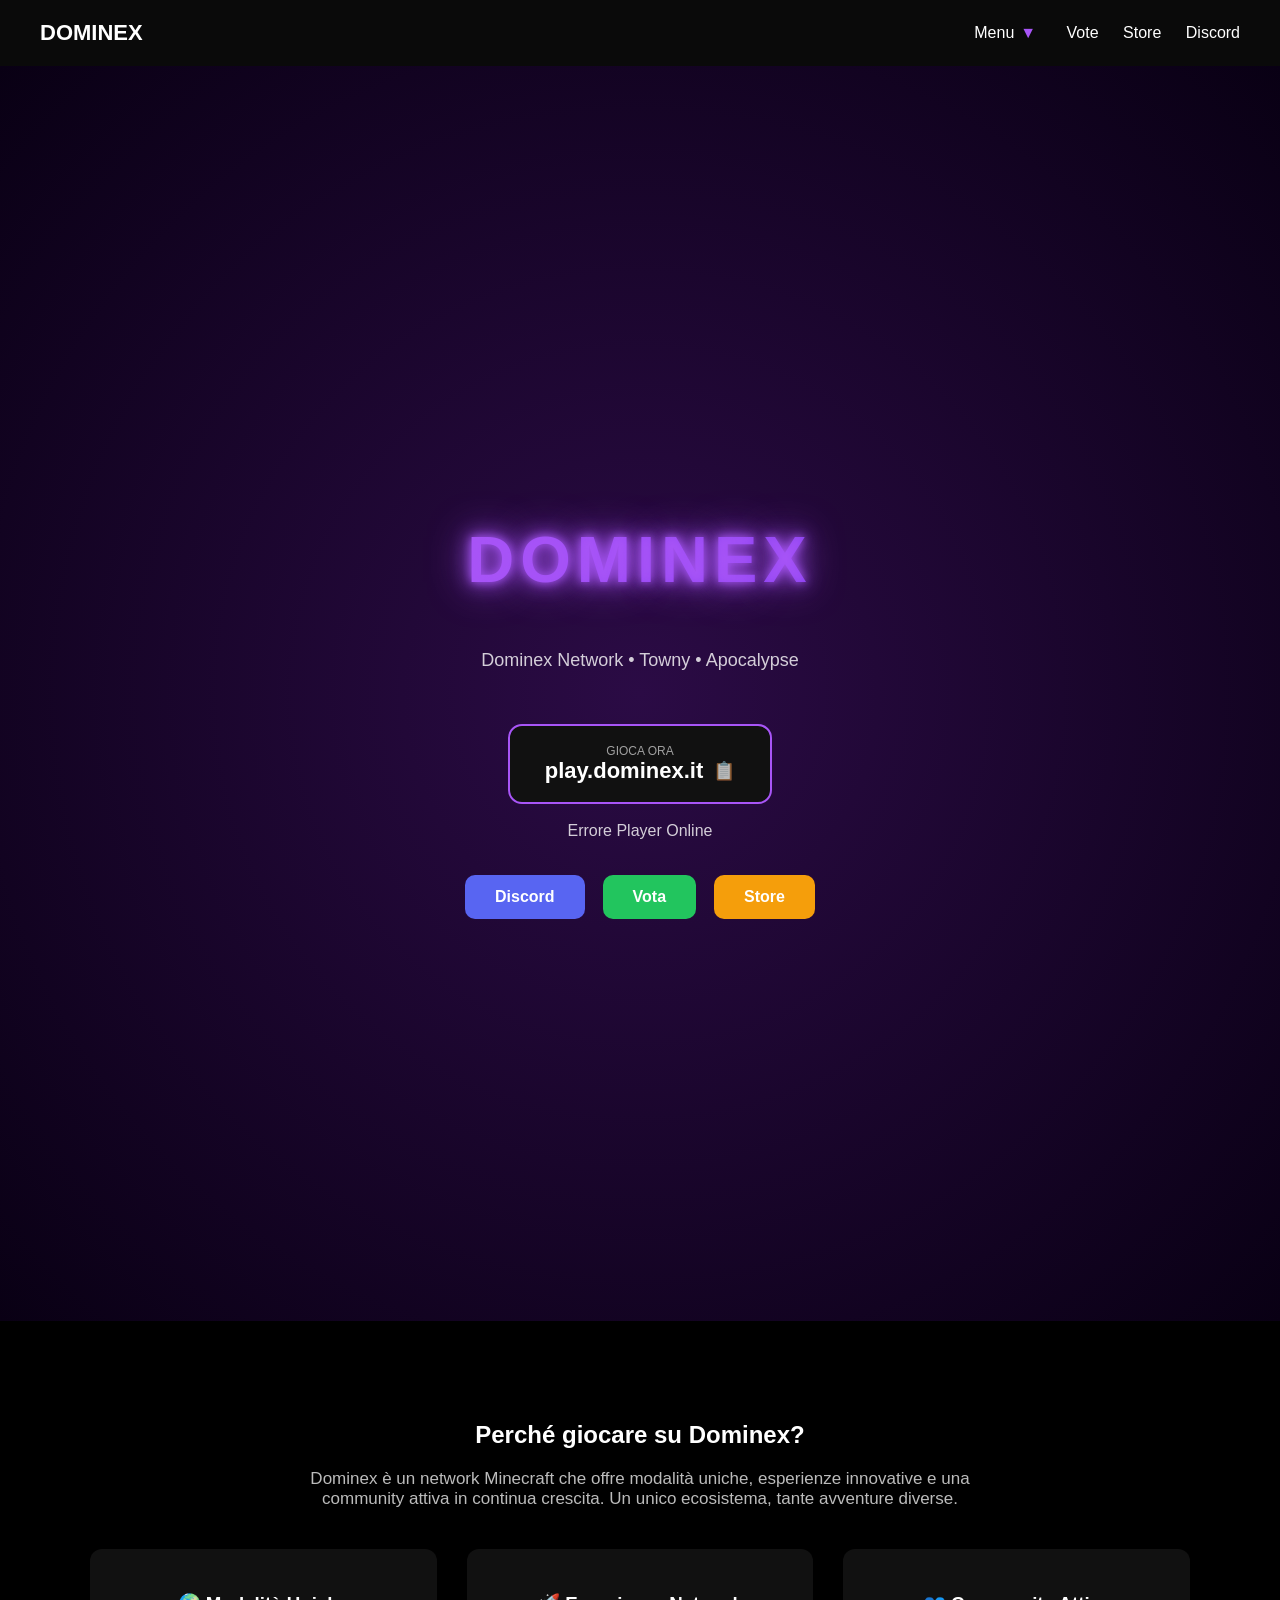
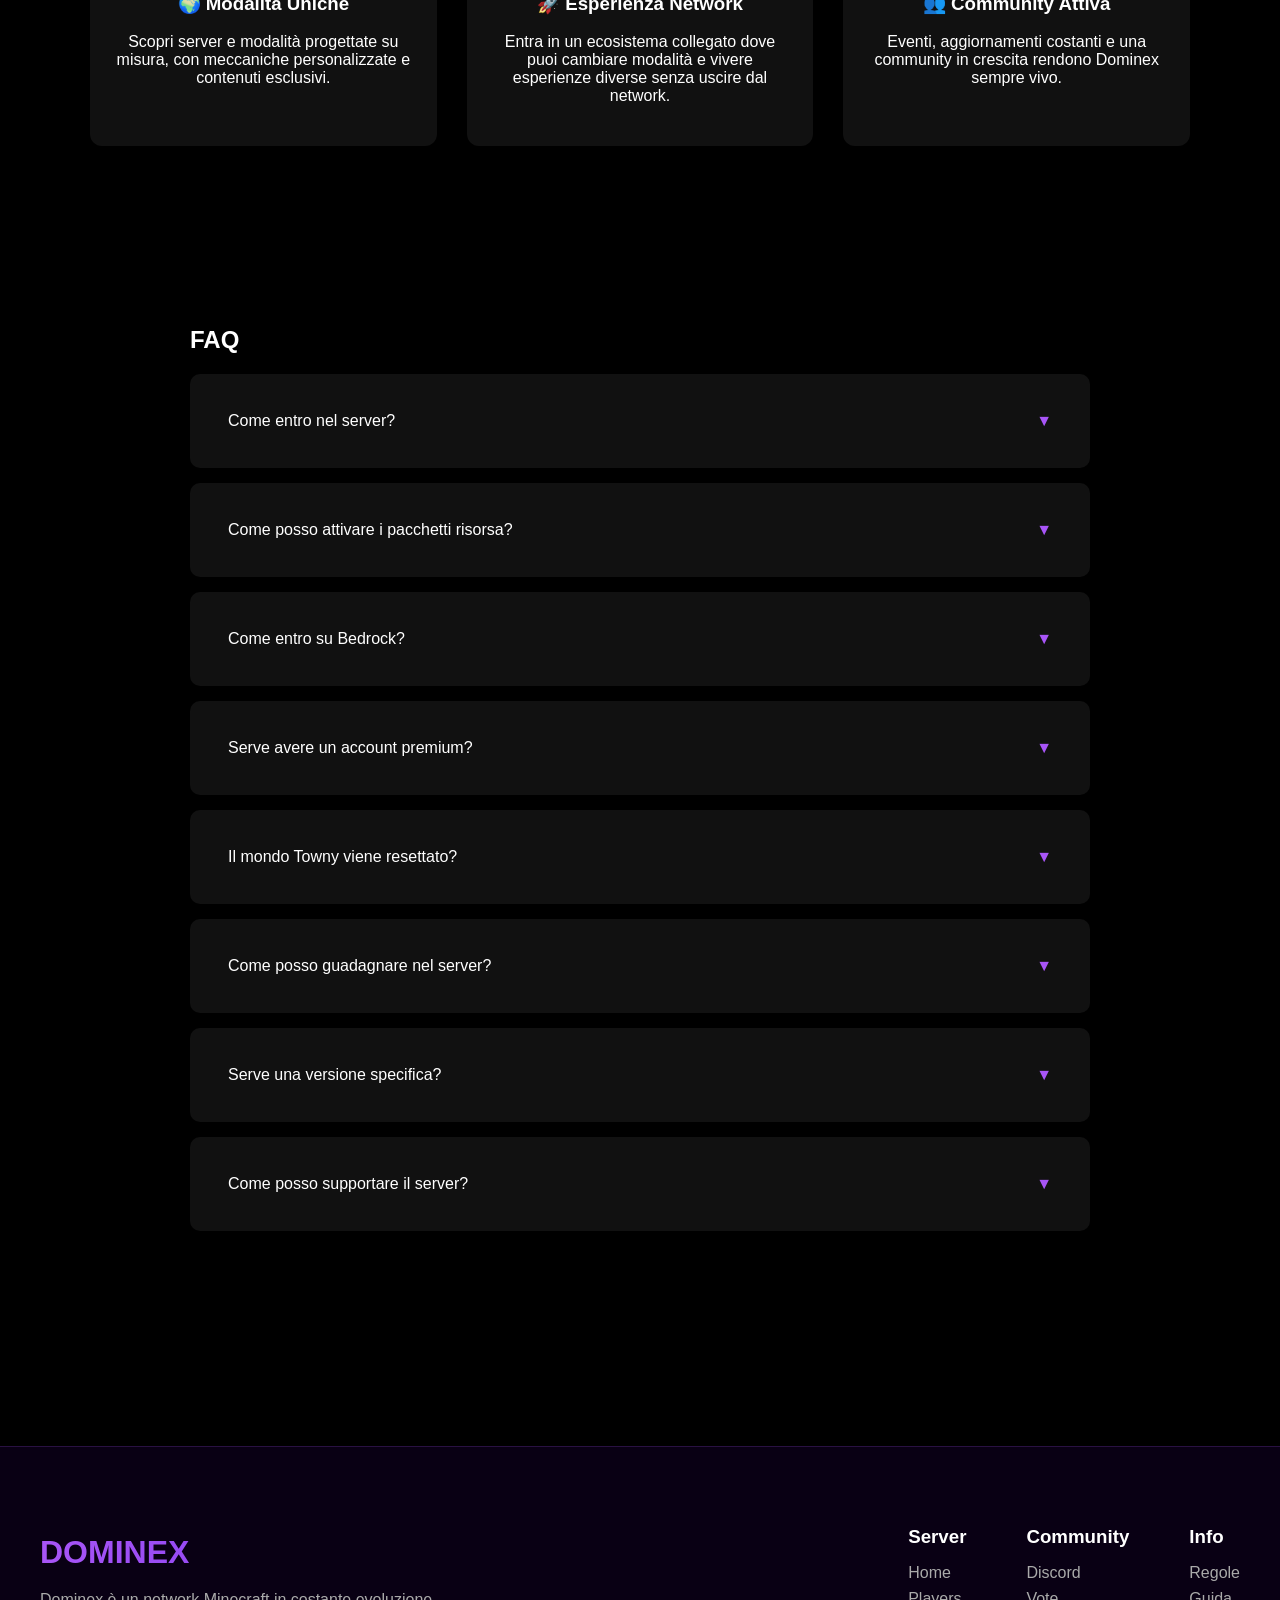
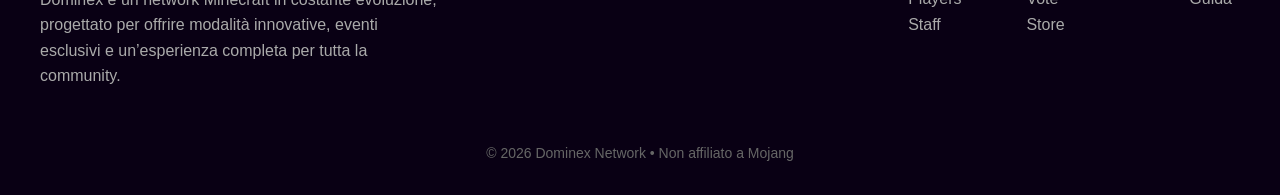
<file: index.html>
<!DOCTYPE html>

<html lang="it">

<head>
<meta charset="UTF-8">
<title>Dominex Network</title>
<link rel="stylesheet" href="style.css">
</head>

<body>

<nav class="navbar">

<a href="index.html" class="logo">DOMINEX</a>

<div class="links">

<!-- MENU -->
<div class="dropdown">
<button class="dropbtn">
Menu <span class="arrow">▼</span>
</button>

<div class="dropdown-content">
<a href="index.html">Home</a>
<a href="staff.html">Staff</a>
<a href="players.html">Players</a>
<a href="rules.html">Regole</a>
<a href="guide.html">Guida</a>
</div>
</div>

<!-- LINK DIRETTI -->
<a href="https://voto.dominex.it">Vote</a>
<a href="https://store.dominex.it">Store</a>
<a href="https://discord.dominex.it">Discord</a>

</div>

</nav>

<section class="hero">

<div class="hero-bg"></div>

<div class="hero-content">

<h1 class="hero-title">DOMINEX</h1>

<p class="hero-subtitle">
Dominex Network • Towny • Apocalypse
</p>

<div class="hero-ip" onclick="copyIP()">

<span class="ip-label">GIOCA ORA</span>

<div class="ip-container">

<span class="ip-address">play.dominex.it</span> <span class="copy-icon">📋</span>

</div>

</div>

<div class="hero-players">
<span id="playercount">...</span> Player Online
</div>

<div class="hero-buttons">

<a href="https://discord.dominex.it" class="btn discord">
Discord
</a>

<a href="https://voto.dominex.it" class="btn vote">
Vota
</a>

<a href="https://store.dominex.it" class="btn store">
Store
</a>

</div>

</div>

</section>


<section class="features">

<h2>Perché giocare su Dominex?</h2>

<p class="features-desc">
Dominex è un network Minecraft che offre modalità uniche,
esperienze innovative e una community attiva in continua crescita.
Un unico ecosistema, tante avventure diverse.
</p>

<div class="features-grid">

<div class="feature">
<h3>🌍 Modalità Uniche</h3>
<p>
Scopri server e modalità progettate su misura,
con meccaniche personalizzate e contenuti esclusivi.
</p>
</div>

<div class="feature">
<h3>🚀 Esperienza Network</h3>
<p>
Entra in un ecosistema collegato dove puoi
cambiare modalità e vivere esperienze diverse
senza uscire dal network.
</p>
</div>

<div class="feature">
<h3>👥 Community Attiva</h3>
<p>
Eventi, aggiornamenti costanti e una community
in crescita rendono Dominex sempre vivo.
</p>
</div>

</div>

</div>

</section>

<section class="faq">

<h2>FAQ</h2>

<div class="faq-item">
<button class="faq-question">
<span>Come entro nel server?</span>
<span class="arrow">▼</span>
</button>
<div class="faq-answer">
<p>Usa l'IP <b>play.dominex.it</b> su Minecraft Java Edition.</p>
</div>
</div>

<div class="faq-item">
<button class="faq-question">
<span>Come posso attivare i pacchetti risorsa?</span>
<span class="arrow">▼</span>
</button>
<div class="faq-answer">
<p>Per attivare i pacchetti risorsa bisogna: Cliccare il server, Cliccare "Modifica Server", Pacchetti Risorsa: Attivi.</p>
</div>
</div>

<div class="faq-item">
<button class="faq-question">
<span>Come entro su Bedrock?</span>
<span class="arrow">▼</span>
</button>
<div class="faq-answer">
<p>
Puoi entrare anche da Minecraft Bedrock usando:
<br><br>
<b>IP:</b> play.dominex.it<br>
<b>Porta:</b> 5184
</p>
</div>
</div>

<div class="faq-item">
<button class="faq-question">
<span>Serve avere un account premium?</span>
<span class="arrow">▼</span>
</button>
<div class="faq-answer">
<p>No, il server supporta sia giocatori premium che non premium.</p>
</div>
</div>

<div class="faq-item">
<button class="faq-question">
<span>Il mondo Towny viene resettato?</span>
<span class="arrow">▼</span>
</button>
<div class="faq-answer">
<p>Il mondo Towny viene resettato ogni fine Season.</p>
</div>
</div>

<div class="faq-item">
<button class="faq-question">
<span>Come posso guadagnare nel server?</span>
<span class="arrow">▼</span>
</button>
<div class="faq-answer">
<p>
Puoi guadagnare tramite lavori, commercio con altri player,
vendita di risorse e sviluppo della tua città.
</p>
</div>
</div>

<div class="faq-item">
<button class="faq-question">
<span>Serve una versione specifica?</span>
<span class="arrow">▼</span>
</button>
<div class="faq-answer">
<p>Il server supporta la versione 1.21.11 di Minecraft.</p>
</div>
</div>

<div class="faq-item">
<button class="faq-question">
<span>Come posso supportare il server?</span>
<span class="arrow">▼</span>
</button>
<div class="faq-answer">
<p>Puoi votare il server o acquistare contenuti nello store.</p>
</div>
</div>

</section>

<script src="script.js"></script>


<footer class="footer">

<div class="footer-container">

<div class="footer-left">
<h2>DOMINEX</h2>
<p>Dominex è un network Minecraft in costante evoluzione, progettato per offrire modalità innovative, eventi esclusivi e un’esperienza completa per tutta la community.</p>
</div>

<div class="footer-links">

<div class="footer-column">
<h3>Server</h3>
<a href="index.html">Home</a>
<a href="players.html">Players</a>
<a href="staff.html">Staff</a>
</div>

<div class="footer-column">
<h3>Community</h3>
<a href="https://discord.dominex.it">Discord</a>
<a href="https://voto.dominex.it">Vote</a>
<a href="https://store.dominex.it">Store</a>
</div>

<div class="footer-column">
<h3>Info</h3>
<a href="rules.html">Regole</a>
<a href="guide.html">Guida</a>
</div>

</div>

</div>

<div class="footer-bottom">
<p>© 2026 Dominex Network • Non affiliato a Mojang</p>
</div>

</footer>
</body>
</html>
</file>
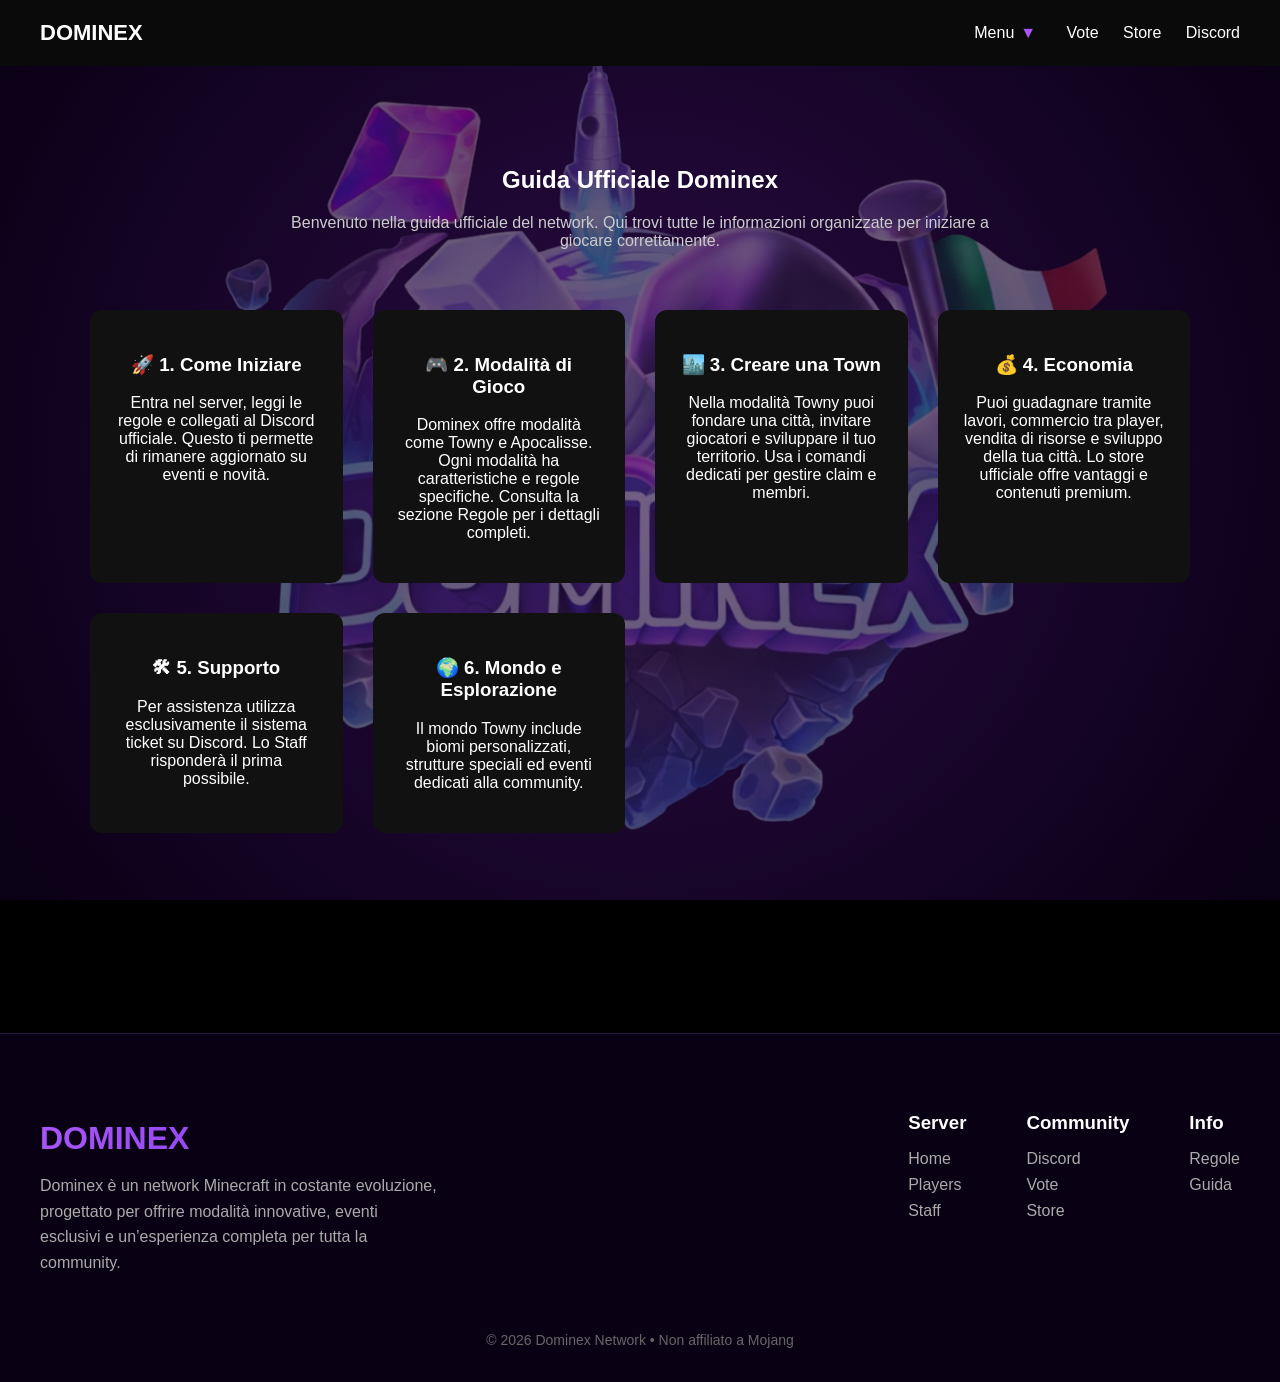
<file: guide.html>
<!DOCTYPE html>
<html lang="it">

<head>
<meta charset="UTF-8">
<title>Guida • Dominex</title>
<link rel="stylesheet" href="style.css">
</head>

<body>

<!-- NAVBAR -->
<nav class="navbar">

<a href="index.html" class="logo">DOMINEX</a>

<div class="links">

<div class="dropdown">
<button class="dropbtn">
Menu <span class="arrow">▼</span>
</button>

<div class="dropdown-content">
<a href="index.html">Home</a>
<a href="staff.html">Staff</a>
<a href="players.html">Players</a>
<a href="rules.html">Regole</a>
<a href="guide.html">Guida</a>
</div>
</div>

<a href="https://voto.dominex.it">Vote</a>
<a href="https://store.dominex.it">Store</a>
<a href="https://discord.dominex.it">Discord</a>

</div>

</nav>


<!-- CONTENUTO GUIDA -->
<section class="staff">

<h1>Guida Ufficiale Dominex</h1>

<p class="staff-desc">
Benvenuto nella guida ufficiale del network.  
Qui trovi tutte le informazioni organizzate per iniziare a giocare correttamente.
</p>

<div class="features-grid">

<div class="feature">
<h3>🚀 1. Come Iniziare</h3>
<p>
Entra nel server, leggi le regole e collegati al Discord ufficiale.
Questo ti permette di rimanere aggiornato su eventi e novità.
</p>
</div>

<div class="feature">
<h3>🎮 2. Modalità di Gioco</h3>
<p>
Dominex offre modalità come Towny e Apocalisse.
Ogni modalità ha caratteristiche e regole specifiche.
Consulta la sezione Regole per i dettagli completi.
</p>
</div>

<div class="feature">
<h3>🏙️ 3. Creare una Town</h3>
<p>
Nella modalità Towny puoi fondare una città,
invitare giocatori e sviluppare il tuo territorio.
Usa i comandi dedicati per gestire claim e membri.
</p>
</div>

<div class="feature">
<h3>💰 4. Economia</h3>
<p>
Puoi guadagnare tramite lavori, commercio tra player,
vendita di risorse e sviluppo della tua città.
Lo store ufficiale offre vantaggi e contenuti premium.
</p>
</div>

<div class="feature">
<h3>🛠 5. Supporto</h3>
<p>
Per assistenza utilizza esclusivamente il sistema ticket su Discord.
Lo Staff risponderà il prima possibile.
</p>
</div>

<div class="feature">
<h3>🌍 6. Mondo e Esplorazione</h3>
<p>
Il mondo Towny include biomi personalizzati,
strutture speciali ed eventi dedicati alla community.
</p>
</div>

</div>

</section>


<script src="script.js"></script>

<!-- FOOTER -->
<footer class="footer">

<div class="footer-container">

<div class="footer-left">
<h2>DOMINEX</h2>
<p>
Dominex è un network Minecraft in costante evoluzione, progettato per offrire modalità innovative, eventi esclusivi e un’esperienza completa per tutta la community.
</p>
</div>

<div class="footer-links">

<div class="footer-column">
<h3>Server</h3>
<a href="index.html">Home</a>
<a href="players.html">Players</a>
<a href="staff.html">Staff</a>
</div>

<div class="footer-column">
<h3>Community</h3>
<a href="https://discord.dominex.it">Discord</a>
<a href="https://voto.dominex.it">Vote</a>
<a href="https://store.dominex.it">Store</a>
</div>

<div class="footer-column">
<h3>Info</h3>
<a href="rules.html">Regole</a>
<a href="guide.html">Guida</a>
</div>

</div>

</div>

<div class="footer-bottom">
<p>© 2026 Dominex Network • Non affiliato a Mojang</p>
</div>

</footer>

</body>
</html>
</file>
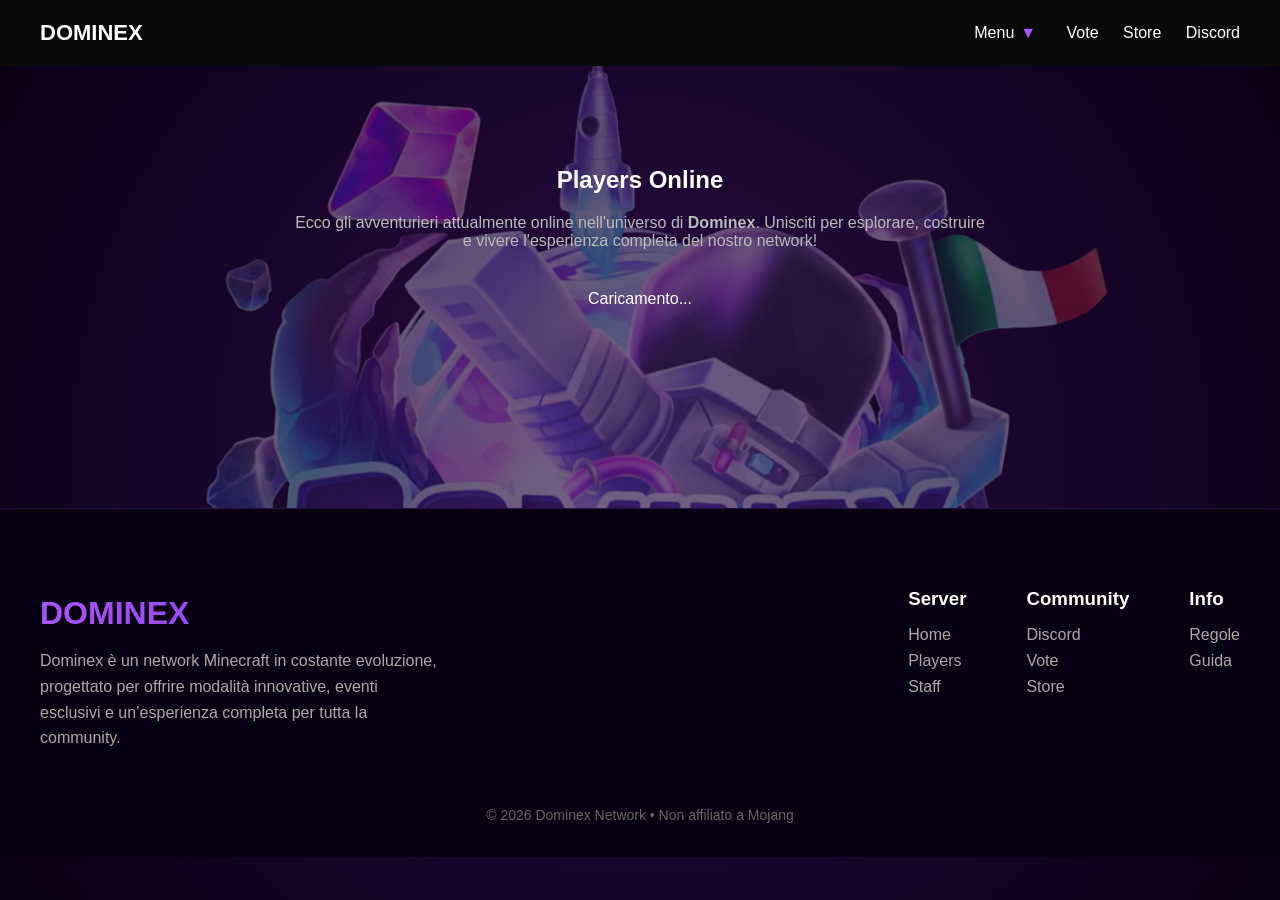
<file: players.html>
<!DOCTYPE html>

<html lang="it">

<head>
<meta charset="UTF-8">
<title>Players • Dominex</title>
<link rel="stylesheet" href="style.css">
</head>

<body>

<nav class="navbar">

<a href="index.html" class="logo">DOMINEX</a>

<div class="links">
<div class="dropdown">

<button class="dropbtn">
Menu <span class="arrow">▼</span>
</button>

<div class="dropdown-content">
<a href="index.html">Home</a>
<a href="staff.html">Staff</a>
<a href="players.html">Players</a>
<a href="rules.html">Regole</a>
<a href="guide.html">Guida</a>
</div>
</div>

<a href="https://voto.dominex.it">Vote</a> <a href="https://store.dominex.it">Store</a> <a href="https://discord.dominex.it">Discord</a>

</div>

</nav>

<section class="players">

<h1>Players Online</h1>

<p class="players-desc">
Ecco gli avventurieri attualmente online nell'universo di <strong>Dominex</strong>.
Unisciti per esplorare, costruire e vivere l'esperienza completa del nostro network!
</p>

<div id="playerlist" class="players-grid">
Caricamento...
</div>

</section>


<script src="script.js"></script>

<footer class="footer">

<div class="footer-container">

<div class="footer-left">
<h2>DOMINEX</h2>
<p>Dominex è un network Minecraft in costante evoluzione, progettato per offrire modalità innovative, eventi esclusivi e un’esperienza completa per tutta la community.</p>
</div>

<div class="footer-links">

<div class="footer-column">
<h3>Server</h3>
<a href="index.html">Home</a>
<a href="players.html">Players</a>
<a href="staff.html">Staff</a>
</div>

<div class="footer-column">
<h3>Community</h3>
<a href="https://discord.dominex.it">Discord</a>
<a href="https://voto.dominex.it">Vote</a>
<a href="https://store.dominex.it">Store</a>
</div>

<div class="footer-column">
<h3>Info</h3>
<a href="rules.html">Regole</a>
<a href="guide.html">Guida</a>
</div>

</div>

</div>

<div class="footer-bottom">
<p>© 2026 Dominex Network • Non affiliato a Mojang</p>
</div>

</footer>

</body>
</html>
</file>
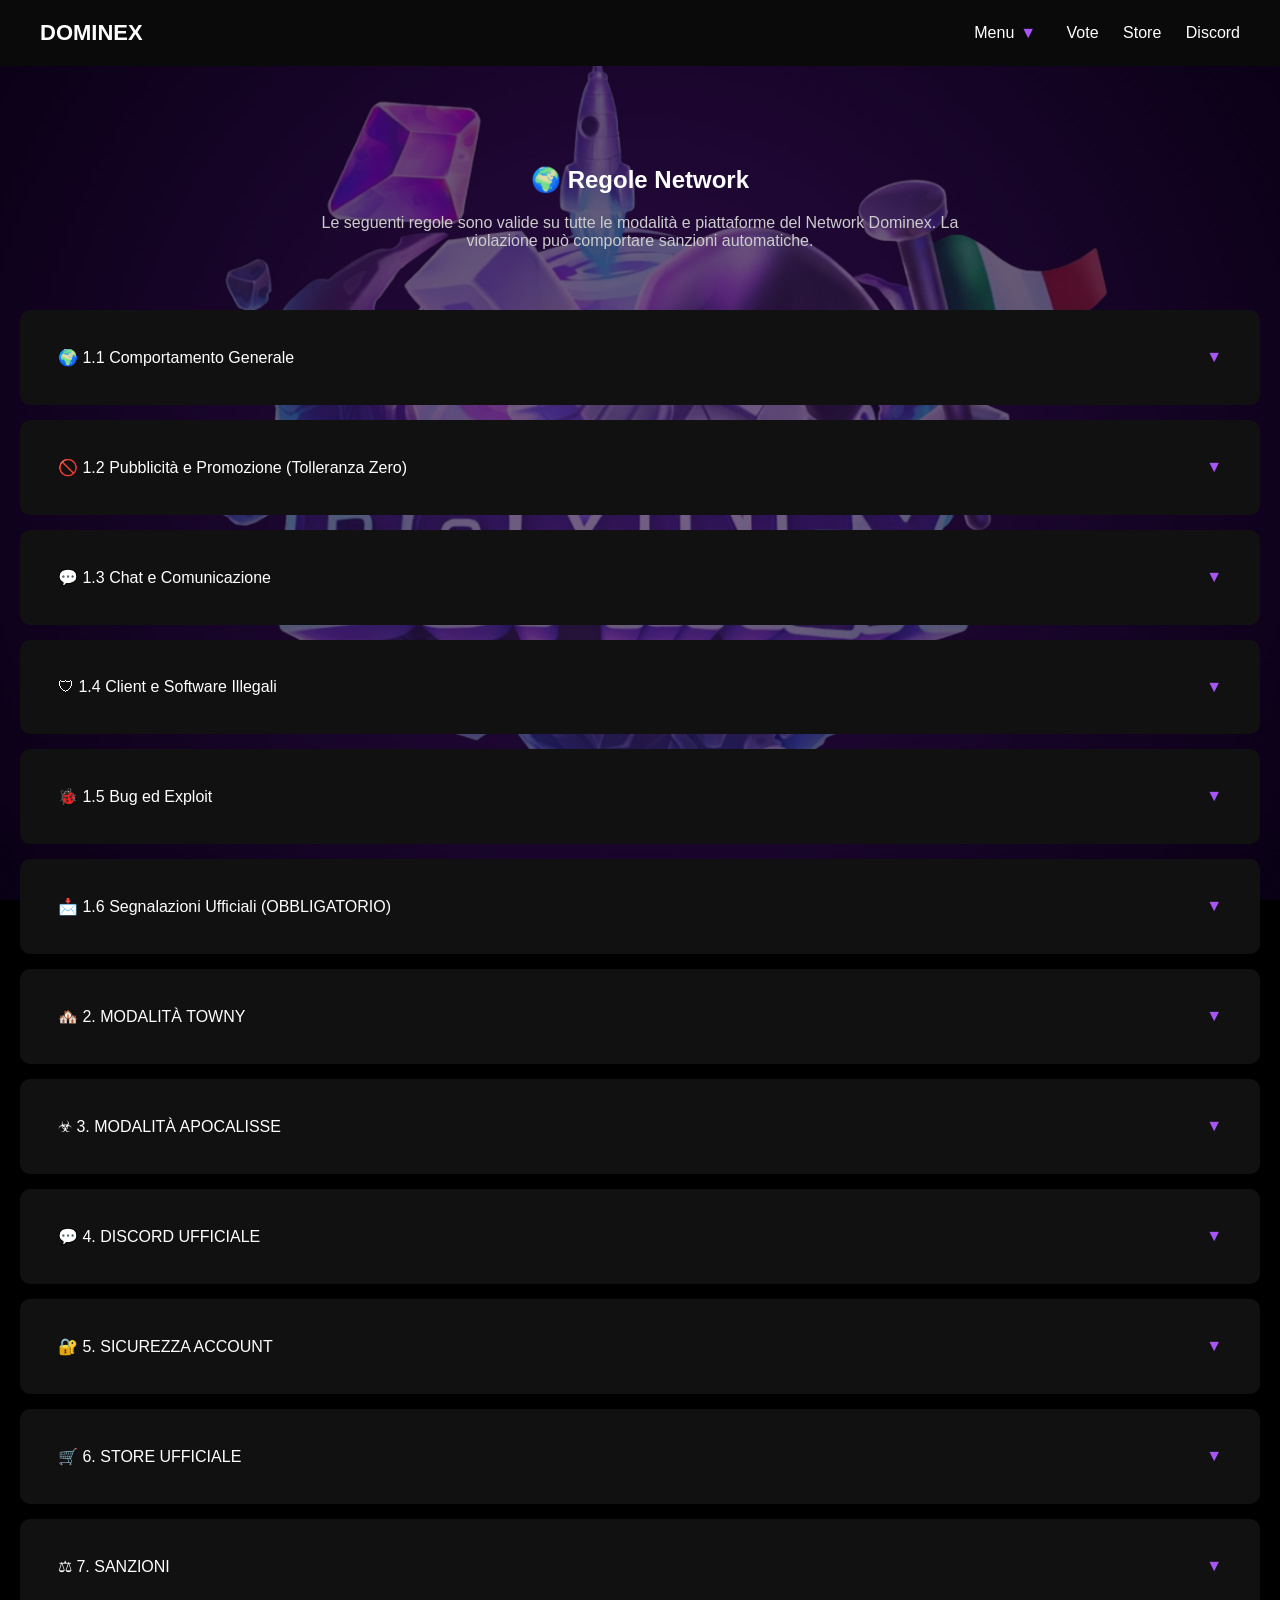
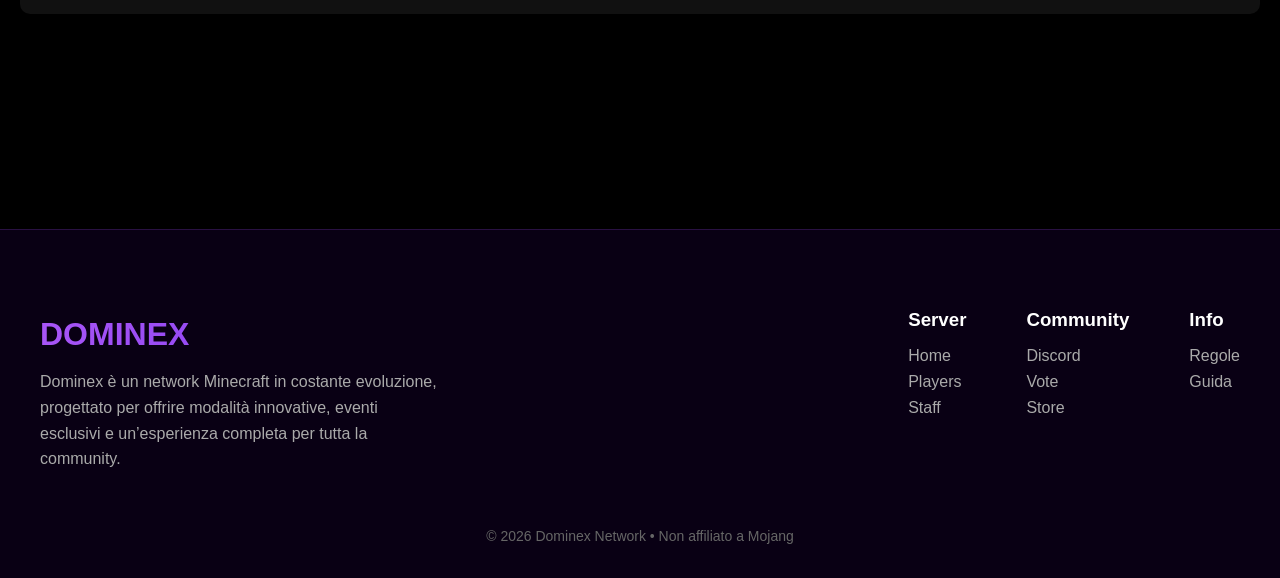
<file: rules.html>
<!DOCTYPE html>
<html lang="it">

<head>
<meta charset="UTF-8">
<title>Regole Network • Dominex</title>
<link rel="stylesheet" href="style.css">
</head>

<body>

<!-- NAVBAR -->
<nav class="navbar">

<a href="index.html" class="logo">DOMINEX</a>

<div class="links">

<div class="dropdown">
<button class="dropbtn">
Menu <span class="arrow">▼</span>
</button>

<div class="dropdown-content">
<a href="index.html">Home</a>
<a href="staff.html">Staff</a>
<a href="players.html">Players</a>
<a href="rules.html">Regole</a>
<a href="guide.html">Guida</a>
</div>
</div>

<a href="https://voto.dominex.it">Vote</a>
<a href="https://store.dominex.it">Store</a>
<a href="https://discord.dominex.it">Discord</a>

</div>

</nav>

<!-- CONTENUTO -->
<section class="staff">

<h1>🌍 Regole Network</h1>

<p class="staff-desc">
Le seguenti regole sono valide su tutte le modalità e piattaforme del Network Dominex.
La violazione può comportare sanzioni automatiche.
</p>

<!-- 1. REGOLE NETWORK -->

<!-- 1.1 -->
<div class="faq-item">
<button class="faq-question">
<span>🌍 1.1 Comportamento Generale</span>
<span class="arrow">▼</span>
</button>

<div class="faq-answer">
<ul>
<li>È obbligatorio mantenere rispetto verso tutti gli utenti e lo Staff.</li>
<li>Sono vietati insulti, minacce, molestie o provocazioni.</li>
<li>È vietata qualsiasi forma di discriminazione.</li>
<li>È vietato creare flame o conflitti intenzionali.</li>
<li>È vietato diffondere false informazioni sul Network.</li>
<li>È vietato assumere atteggiamenti tossici o destabilizzanti.</li>
<li>È vietato incitare utenti ad abbandonare il Network.</li>
</ul>
</div>
</div>


<!-- 1.2 -->
<div class="faq-item">
<button class="faq-question">
<span>🚫 1.2 Pubblicità e Promozione (Tolleranza Zero)</span>
<span class="arrow">▼</span>
</button>

<div class="faq-answer">
<ul>
<li>È severamente vietata qualsiasi forma di pubblicità di server o community esterne.</li>
<li>È vietato nominare o indirizzare utenti verso altri server.</li>
<li>Il divieto vale per chat, messaggi privati, Discord, libri, cartelli e qualsiasi piattaforma collegata.</li>
<li>È vietata pubblicità indiretta o velata.</li>
<li>È vietato inviare IP o link anche fuori piattaforma se il contatto nasce dal Network.</li>
<li><strong>La violazione comporta ban permanente immediato.</strong></li>
</ul>
</div>
</div>


<!-- 1.3 -->
<div class="faq-item">
<button class="faq-question">
<span>💬 1.3 Chat e Comunicazione</span>
<span class="arrow">▼</span>
</button>

<div class="faq-answer">
<ul>
<li>Vietato spam o flood.</li>
<li>Vietato uso eccessivo di CAPS.</li>
<li>Vietati contenuti NSFW o volgari.</li>
<li>Vietato discutere provvedimenti disciplinari pubblicamente.</li>
<li>Vietato provocare intenzionalmente la chat.</li>
</ul>
</div>
</div>


<!-- 1.4 -->
<div class="faq-item">
<button class="faq-question">
<span>🛡 1.4 Client e Software Illegali</span>
<span class="arrow">▼</span>
</button>

<div class="faq-answer">
<ul>
<li>Vietato utilizzo di hack client.</li>
<li>Vietato uso di AutoClicker o macro non consentite.</li>
<li>Vietato X-Ray o texture pack modificati.</li>
<li>Vietato qualsiasi software che fornisca vantaggi PvP o economici.</li>
<li>Consentite esclusivamente mod grafiche o di performance.</li>
<li>Il possesso di software non consentiti può comportare sanzioni.</li>
</ul>
</div>
</div>


<!-- 1.5 -->
<div class="faq-item">
<button class="faq-question">
<span>🐞 1.5 Bug ed Exploit</span>
<span class="arrow">▼</span>
</button>

<div class="faq-answer">
<ul>
<li>Vietato sfruttare bug o glitch.</li>
<li>Obbligo di segnalare eventuali bug allo Staff.</li>
<li>Vietata duplicazione oggetti.</li>
<li>Vietato abuso di meccaniche non intenzionali.</li>
<li>Exploit = reset inventario + possibile ban permanente.</li>
<li>L’occultamento di exploit aggrava la sanzione.</li>
</ul>
</div>
</div>


<!-- 1.6 -->
<div class="faq-item">
<button class="faq-question">
<span>📩 1.6 Segnalazioni Ufficiali (OBBLIGATORIO)</span>
<span class="arrow">▼</span>
</button>

<div class="faq-answer">
<ul>
<li>Le segnalazioni devono essere fatte esclusivamente tramite ticket ufficiale.</li>
<li>Segnalazioni fatte in chat o messaggi privati non verranno considerate.</li>
<li>Devono includere prove valide (screen o video).</li>
<li>Segnalazioni senza prove possono essere respinte.</li>
<li>È vietato discutere pubblicamente segnalazioni o sanzioni.</li>
</ul>
</div>
</div>


<!-- 2. MODALITÀ TOWNY -->
<div class="faq-item">
<button class="faq-question">
<span>🏘️ 2. MODALITÀ TOWNY</span>
<span class="arrow">▼</span>
</button>

<div class="faq-answer">

<h3>2.1 Town e Nation</h3>
<ul>
<li>I nomi di town e nation devono essere appropriati.</li>
<li>Vietato claim abusivo per bloccare altri utenti.</li>
<li>Vietato creare town multiple per vantaggi economici.</li>
<li>Le town inattive possono essere rimosse.</li>
<li>Vietato uso alt per gestione o mantenimento town.</li>
<li>Vietato creare town per aggirare limiti di sistema.</li>
</ul>

<h3>2.2 Guerra (War)</h3>
<ul>
<li>Vietato usare bug o glitch durante le guerre.</li>
<li>Vietato utilizzare alt account in guerra.</li>
<li>Vietato exploitare meccaniche di guerra.</li>
<li>Vietato abusare di meccaniche per evitare danni o perdite.</li>
<li>Vietato sabotare eventi ufficiali dello Staff.</li>
<li>Vietati accordi fraudolenti per manipolare guerre.</li>
<li>Lo Staff può annullare guerre in caso di scorrettezze.</li>
</ul>

<h3>2.3 Economia Towny</h3>
<ul>
<li>Vietata duplicazione oggetti.</li>
<li>Vietata manipolazione artificiale del mercato.</li>
<li>Vietate farm lag-machine.</li>
<li>Vietato uso alt per profitto multiplo.</li>
<li>Abusi economici comportano reset inventario e saldo.</li>
<li>Lo Staff può intervenire per riequilibrare situazioni anomale.</li>
</ul>

</div>
</div>


<!-- 3. MODALITÀ APOCALISSE -->
<div class="faq-item">
<button class="faq-question">
<span>☣ 3. MODALITÀ APOCALISSE</span>
<span class="arrow">▼</span>
</button>

<div class="faq-answer">

<p>
Modalità survival ambientata in una città devastata da un’apocalisse zombie.
</p>

<h3>3.1 Regole Generali</h3>
<ul>
<li>L’obiettivo è sopravvivere il più a lungo possibile.</li>
<li>Vietato sfruttare zone bug per evitare danni o zombie.</li>
<li>Vietato bloccare spawn dei mob tramite glitch.</li>
<li>Vietato costruire strutture che bloccano la modalità.</li>
<li>Vietato uso alt per accumulare risorse o vantaggi.</li>
<li>Vietato utilizzare exploit per immunità ai danni.</li>
<li>Lo Staff può rimuovere strutture abusive.</li>
<li>Abusi comportano esclusione dalla modalità o ban.</li>
</ul>

</div>
</div>

<!-- 4. DISCORD UFFICIALE -->

<div class="faq-item">
<button class="faq-question">
<span>💬 4. DISCORD UFFICIALE</span>
<span class="arrow">▼</span>
</button>

<div class="faq-answer">

<h3>4.1 Comportamento</h3>
<ul>
<li>Rispetto obbligatorio verso tutti.</li>
<li>Vietato flame o drama pubblico.</li>
<li>Vietato insultare lo Staff.</li>
<li>Vietato impersonare membri del Network.</li>
<li>Vietato diffondere informazioni false sul server.</li>
<li>Vietato registrare o condividere conversazioni senza consenso di tutti.</li>
</ul>

<h3>4.2 Pubblicità</h3>
<ul>
<li>Vietata qualsiasi pubblicità di server o community esterne.</li>
<li>Vietato inviare inviti Discord non autorizzati.</li>
<li>Vietata promozione tramite messaggi privati.</li>
<li>Vietata pubblicità tramite cartelli, libri o oggetti in-game.</li>
<li>Regola valida anche fuori Discord se il contatto nasce tramite Dominex.</li>
<li><strong>Violazione = ban permanente.</strong></li>
</ul>

<h3>4.3 Ticket e Supporto</h3>
<ul>
<li>Supporto e segnalazioni solo tramite ticket ufficiale.</li>
<li>Ticket troll o spam comportano sanzioni.</li>
<li>Vietato mentire allo Staff durante un ticket.</li>
<li>Vietato riaprire ticket chiusi senza motivo valido.</li>
<li>Le decisioni dello Staff sono definitive.</li>
</ul>

</div>
</div>



<!-- 5. SICUREZZA ACCOUNT -->

<div class="faq-item">
<button class="faq-question">
<span>🔐 5. SICUREZZA ACCOUNT</span>
<span class="arrow">▼</span>
</button>

<div class="faq-answer">

<h3>5.1 Account Personale</h3>
<ul>
<li>L’account è personale e non cedibile.</li>
<li>La condivisione è a proprio rischio.</li>
<li>Il Network non è responsabile per furti dovuti a negligenza.</li>
<li>Obbligo di proteggere le proprie credenziali.</li>
<li>Attività sospette possono comportare sospensione.</li>
</ul>

<h3>5.2 Alt Account (SEVERAMENTE VIETATI)</h3>
<ul>
<li>Vietato possedere più account per vantaggi.</li>
<li>Vietato usare alt per farming o spionaggio.</li>
<li>Vietato usare alt per evadere ban.</li>
<li>Vietato usare alt per moltiplicare ricompense.</li>
<li>Rilevamento alt = ban permanente di tutti gli account collegati.</li>
</ul>

<h3>5.3 Ban Evasion</h3>
<ul>
<li>Vietato rientrare con altro account dopo un ban.</li>
<li>Vietato usare account di terzi per aggirare sanzioni.</li>
<li>Le sanzioni possono essere estese all’IP.</li>
<li>I tentativi di elusione aggravano la pena.</li>
</ul>

</div>
</div>



<!-- 6. STORE UFFICIALE -->

<div class="faq-item">
<button class="faq-question">
<span>🛒 6. STORE UFFICIALE</span>
<span class="arrow">▼</span>
</button>

<div class="faq-answer">

<h3>6.1 Acquisti</h3>
<ul>
<li>Tutti gli acquisti sono definitivi.</li>
<li>Nessun rimborso dopo l’erogazione dei benefici.</li>
<li>I benefici non sono trasferibili.</li>
<li>I rank non garantiscono immunità dalle sanzioni.</li>
<li>I vantaggi possono essere modificati per bilanciamento.</li>
</ul>

<h3>6.2 Chargeback e Frodi</h3>
<ul>
<li>Il chargeback comporta ban permanente immediato.</li>
<li>Tentativi di frode comportano sospensione immediata.</li>
<li>I benefici possono essere rimossi in caso di pagamento contestato.</li>
<li>Il Network si riserva tutela legale.</li>
</ul>

</div>
</div>



<!-- 7. SANZIONI -->

<div class="faq-item">
<button class="faq-question">
<span>⚖ 7. SANZIONI</span>
<span class="arrow">▼</span>
</button>

<div class="faq-answer">

<h3>7.1 Tipologie</h3>
<ul>
<li>Warning</li>
<li>Mute</li>
<li>Reset inventario</li>
<li>Ban temporaneo</li>
<li>Ban permanente</li>
</ul>

<h3>7.2 Applicazione</h3>
<ul>
<li>La gravità dipende dall’infrazione.</li>
<li>Le sanzioni possono essere cumulative.</li>
<li>La recidiva comporta aggravamento.</li>
<li>Le decisioni dello Staff sono definitive.</li>
<li>Il Network può modificare il regolamento in qualsiasi momento.</li>
</ul>

</div>
</div>

</section>


<script src="script.js"></script>

<!-- FOOTER -->
<footer class="footer">

<div class="footer-container">

<div class="footer-left">
<h2>DOMINEX</h2>
<p>
Dominex è un network Minecraft in costante evoluzione, progettato per offrire modalità innovative, eventi esclusivi e un’esperienza completa per tutta la community.
</p>
</div>

<div class="footer-links">

<div class="footer-column">
<h3>Server</h3>
<a href="index.html">Home</a>
<a href="players.html">Players</a>
<a href="staff.html">Staff</a>
</div>

<div class="footer-column">
<h3>Community</h3>
<a href="https://discord.dominex.it">Discord</a>
<a href="https://voto.dominex.it">Vote</a>
<a href="https://store.dominex.it">Store</a>
</div>

<div class="footer-column">
<h3>Info</h3>
<a href="rules.html">Regole</a>
<a href="guide.html">Guida</a>
</div>

</div>

</div>

<div class="footer-bottom">
<p>© 2026 Dominex Network • Non affiliato a Mojang</p>
</div>

</footer>

</body>
</html>
</file>
<file: style.css>
body{
margin:0;
font-family:Arial;
color:white;
background:#000;
position:relative;
overflow-x:hidden;
}

/* BACKGROUND ANIMATO */

body::before{
content:"";
position:fixed;
top:0;
left:0;
width:100%;
height:100%;

background-image:url("background.jpg");
background-size:110%;
background-position:center;
background-repeat:no-repeat;

animation:panorama 30s ease-in-out infinite alternate;

z-index:-1;
opacity:0.35;
}

/* ANIMAZIONE */

@keyframes panorama{

0%{
background-position:center top;
}

50%{
background-position:center center;
}

100%{
background-position:center bottom;
}

}

/* NAVBAR */

.navbar{
display:flex;
justify-content:space-between;
align-items:center;
padding:20px 40px;
background:#0a0a0a;
}

.logo{
color:white;
text-decoration:none;
font-weight:bold;
font-size:22px;
}

.logo:hover{
color:#a855f7;
}

.links a{
margin-left:20px;
text-decoration:none;
color:white;
transition:0.2s;
}

.links a:hover{
color:#a855f7;
}

/* HERO */

.hero{
text-align:center;
padding:200px 20px;
}

/* TITOLO */

.hero h1{
font-size:65px;

text-shadow:
0 0 10px #a855f7,
0 0 20px #a855f7,
0 0 40px #a855f7;
}

.subtitle{
color:#ccc;
margin-top:10px;
}

/* BOTTONI */

.buttons{
margin-top:25px;
}

.buttons button{
margin:10px;
padding:12px 25px;
border:none;
border-radius:6px;
cursor:pointer;
font-size:14px;
transition:0.2s;
}

.buttons button:hover{
transform:scale(1.05);
}

.discord{background:#5865F2;color:white;}
.vote{background:#22c55e;color:white;}
.store{background:#f59e0b;color:white;}

/* STAFF */

.staff{
text-align:center;
padding:80px 20px;
}

.staff-desc{
max-width:700px;
margin:auto;
margin-bottom:60px;
color:#ccc;
}

.staff-pyramid{
display:flex;
flex-direction:column;
align-items:center;
gap:50px;
}

.staff-row{
display:flex;
justify-content:center;
gap:40px;
flex-wrap:wrap;
}

.staff-card{
background:#111;
padding:25px;
border-radius:12px;
max-width:260px;
transition:0.2s;
}

.staff-card:hover{
transform:translateY(-5px);
}

.staff-card img{
width:90px;
margin-bottom:10px;
}

.name{
color:#a855f7;
font-weight:bold;
}

/* FOUNDER */

.founder .staff-card{
transform:scale(1.08);
border:2px solid #a855f7;
box-shadow:0 0 20px #a855f7;
}

/* PLAYERS */

.players{
text-align:center;
padding:80px 20px;
}

#playerlist{
margin-top:30px;
}

#playerlist div{
margin:10px;
font-size:16px;
}
/* NEWS */

.news{
padding:80px 20px;
text-align:center;
}

.news-grid{
display:grid;
grid-template-columns:repeat(auto-fit,minmax(250px,1fr));
gap:30px;
max-width:1100px;
margin:auto;
}

.news-card{
background:#111;
padding:25px;
border-radius:12px;
transition:0.2s;
}

.news-card:hover{
transform:translateY(-5px);
}

/* FEATURES */

.features{
padding:80px 20px;
text-align:center;
}

.features-grid{
display:grid;
grid-template-columns:repeat(auto-fit,minmax(250px,1fr));
gap:30px;
max-width:1100px;
margin:auto;
}

.feature{
background:#111;
padding:25px;
border-radius:12px;
}

/* FAQ */

.faq{
padding:80px 20px;
max-width:900px;
margin:auto;
}

.faq-item{
background:#111;
padding:20px;
border-radius:10px;
margin-bottom:20px;
}
/* FAQ */

.faq{
padding:80px 20px;
max-width:900px;
margin:auto;
}

.faq-item{
background:#111;
border-radius:10px;
margin-bottom:15px;
overflow:hidden;
}

.faq-question{
width:100%;
background:#111;
color:white;
border:none;
padding:18px;
font-size:16px;
text-align:left;
cursor:pointer;
transition:0.2s;
}

.faq-question:hover{
background:#1a1a1a;
}

.faq-answer{
max-height:0;
overflow:hidden;
transition:max-height 0.35s ease;
padding:0 18px;
}

.faq-answer p{
margin:15px 0;
color:#ccc;
}
/* FAQ */

.faq{
padding:80px 20px;
max-width:900px;
margin:auto;
}

.faq-item{
background:#111;
border-radius:10px;
margin-bottom:15px;
overflow:hidden;
transition:0.2s;
}

.faq-item.active{
box-shadow:0 0 15px #a855f7;
border:1px solid #a855f7;
}

.faq-question{
width:100%;
background:none;
border:none;
color:white;
padding:18px;
font-size:16px;
cursor:pointer;

display:flex;
justify-content:space-between;
align-items:center;

transition:0.2s;
}

.faq-question:hover{
background:#1a1a1a;
}

.arrow{
transition:transform 0.3s;
color:#a855f7;
}

.faq-item.active .arrow{
transform:rotate(180deg);
}

.faq-answer{
max-height:0;
overflow:hidden;
transition:max-height 0.35s ease;
padding:0 18px;
}

.faq-answer p{
margin:15px 0;
color:#ccc;
}
.features-desc{
max-width:700px;
margin:auto;
margin-bottom:40px;
color:#bbb;
font-size:17px;
text-align:center;
}
.news-desc{
max-width:700px;
margin:auto;
margin-bottom:40px;
color:#bbb;
font-size:17px;
text-align:center;
}
.discord-news{
max-width:900px;
margin:auto;
margin-top:30px;
border-radius:10px;
overflow:hidden;
box-shadow:0 0 20px rgba(168,85,247,0.3);
}
.changelogs-news{
max-width:900px;
margin:auto;
margin-top:30px;
border-radius:10px;
overflow:hidden;
box-shadow:0 0 20px rgba(168,85,247,0.3);
}

.news-container{
display:grid;
grid-template-columns:repeat(auto-fit,minmax(400px,1fr));
gap:30px;
max-width:1100px;
margin:auto;
margin-top:40px;
}

.news-box{
background:#111;
padding:20px;
border-radius:10px;
box-shadow:0 0 15px rgba(168,85,247,0.3);
}

.news-box h3{
margin-bottom:15px;
}
.news-container{
display:grid;
grid-template-columns:1fr 1fr;
gap:40px;
max-width:1100px;
margin:auto;
}

.news-box{
background:#111;
padding:25px;
border-radius:12px;
}

.news-card{
background:#0f0f0f;
padding:20px;
margin-top:20px;
border-radius:10px;
border-left:4px solid #a855f7;
transition:0.3s;
}

.news-card:hover{
transform:translateY(-5px);
box-shadow:0 0 15px #a855f7;
}

.date{
display:block;
margin-top:10px;
font-size:13px;
opacity:0.6;
}
.hero{
position:relative;
display:flex;
align-items:center;
justify-content:center;
height:95vh;
text-align:center;
overflow:hidden;
}

.hero-bg{
position:absolute;
width:100%;
height:100%;
background:radial-gradient(circle at center,#2b0b45,#090014);
z-index:-1;
animation:heroGlow 8s infinite alternate;
}

@keyframes heroGlow{
0%{opacity:0.7}
100%{opacity:1}
}

.hero-title{
font-size:110px;
font-weight:900;
letter-spacing:6px;
background:linear-gradient(90deg,#a855f7,#7c3aed,#a855f7);
background-size:200%;
-webkit-background-clip:text;
color:transparent;
animation:titleGlow 6s linear infinite;
}

@keyframes titleGlow{
0%{background-position:0%}
100%{background-position:200%}
}

.hero-subtitle{
margin-top:10px;
font-size:18px;
opacity:0.8;
}

.hero-ip{
margin-top:35px;
background:#111;
border:2px solid #a855f7;
border-radius:14px;
padding:18px 35px;
cursor:pointer;
transition:0.3s;
display:inline-block;
}

.hero-ip:hover{
transform:scale(1.05);
box-shadow:0 0 25px #a855f7;
}

.ip-label{
font-size:12px;
opacity:0.6;
display:block;
}

.ip-container{
display:flex;
align-items:center;
gap:10px;
justify-content:center;
}

.ip-address{
font-size:22px;
font-weight:bold;
}

.copy-icon{
font-size:18px;
opacity:0.7;
}

.hero-players{
margin-top:18px;
font-size:16px;
opacity:0.8;
}

.hero-buttons{
margin-top:35px;
display:flex;
gap:18px;
justify-content:center;
flex-wrap:wrap;
}

.btn{
padding:13px 30px;
border-radius:10px;
font-weight:bold;
text-decoration:none;
color:white;
transition:0.3s;
}

.btn:hover{
transform:translateY(-3px);
}

.discord{background:#5865F2;}
.vote{background:#22c55e;}
.store{background:#f59e0b;}
/* BACKGROUND VIOLA GLOBALE */

body::after{
content:"";
position:fixed;
top:0;
left:0;
width:100%;
height:100%;

background:radial-gradient(circle at center,#2b0b45,#090014);

z-index:-2;
animation:heroGlow 8s infinite alternate;
}

@keyframes heroGlow{
0%{opacity:0.75;}
100%{opacity:1;}
}
/* DROPDOWN MENU */

.dropdown{
position:relative;
display:inline-block;
}

.dropbtn{
background:none;
border:none;
color:white;
font-size:16px;
cursor:pointer;
}

.dropbtn:hover{
color:#a855f7;
}

.dropdown-content{
display:none;
position:absolute;
background:#111;
min-width:160px;
border-radius:8px;
box-shadow:0 0 10px rgba(0,0,0,0.5);
z-index:10;
}

.dropdown-content a{
display:block;
padding:10px 15px;
color:white;
text-decoration:none;
}

.dropdown-content a:hover{
background:#1a1a1a;
color:#a855f7;
}

.dropdown:hover .dropdown-content{
display:block;
}
/* DROPDOWN */

.dropdown{
position:relative;
}

.dropbtn{
background:none;
border:none;
color:white;
font-size:16px;
cursor:pointer;
display:flex;
align-items:center;
gap:6px;
transition:0.25s;
}

.dropbtn:hover{
color:#a855f7;
}

/* MENU */

.dropdown-content{
position:absolute;
top:35px;
left:0;

background:rgba(20,20,30,0.85);
backdrop-filter:blur(6px);

border-radius:12px;
min-width:180px;

border:1px solid rgba(168,85,247,0.2);

box-shadow:0 0 20px rgba(168,85,247,0.25);

opacity:0;
transform:translateY(10px) scale(0.95);
pointer-events:none;

transition:0.25s;
}

/* LINK MENU */

.dropdown-content a{
display:block;
padding:12px 16px;
color:white;
text-decoration:none;
transition:0.2s;
}

.dropdown-content a:hover{
background:rgba(168,85,247,0.15);
color:#c084fc;
}

/* APERTURA */

.dropdown:hover .dropdown-content{
opacity:1;
transform:translateY(0) scale(1);
pointer-events:auto;
}

/* FRECCIA ANIMATA */

.arrow{
transition:transform 0.25s;
}

.dropdown:hover .arrow{
transform:rotate(180deg);
}
.dropdown-content{
opacity:0;
transform:translateY(10px);
pointer-events:none;
transition:0.25s;
}

.dropdown.active .dropdown-content{
opacity:1;
transform:translateY(0);
pointer-events:auto;
}

.dropdown.active .arrow{
transform:rotate(180deg);
}
.dropdown-content{

display:none;

position:absolute;
top:40px;
left:0;

background:#111;
border-radius:10px;
min-width:180px;

opacity:0;
transform:translateY(10px);
transition:0.25s;

}

.dropdown.active .dropdown-content{

display:block;
opacity:1;
transform:translateY(0);

}
.players{
text-align:center;
padding:80px 20px;
}

.players-desc{
max-width:700px;
margin:auto;
margin-bottom:40px;
color:#bbb;
}

.players-grid{
display:grid;
grid-template-columns:repeat(auto-fit,minmax(200px,1fr));
gap:30px;
max-width:1100px;
margin:auto;
}

.player{
background:#111;
padding:25px;
border-radius:12px;
transition:0.3s;
box-shadow:0 0 10px rgba(0,0,0,0.5);
}

.player:hover{
transform:translateY(-5px);
box-shadow:0 0 20px #a855f7;
}

.player img{
width:70px;
margin-bottom:10px;
}

.player-name{
font-weight:bold;
margin-bottom:5px;
}

.player-desc{
font-size:13px;
color:#bbb;
}
/* FOOTER */

.footer{

margin-top:120px;
background:#090014;
border-top:1px solid rgba(168,85,247,0.2);
padding:60px 40px 20px 40px;

}

.footer-container{

display:flex;
justify-content:space-between;
flex-wrap:wrap;
gap:60px;

}

.footer-left{

max-width:400px;

}

.footer-left h2{

font-size:32px;
margin-bottom:10px;
background:linear-gradient(90deg,#a855f7,#7c3aed);
-webkit-background-clip:text;
color:transparent;

}

.footer-left p{

color:#aaa;
line-height:1.6;

}

.footer-links{

display:flex;
gap:60px;

}

.footer-column{

display:flex;
flex-direction:column;

}

.footer-column h3{

color:white;
margin-bottom:12px;

}

.footer-column a{

color:#aaa;
text-decoration:none;
margin:4px 0;
transition:0.2s;

}

.footer-column a:hover{

color:#a855f7;

}

.footer-bottom{

margin-top:40px;
text-align:center;
color:#666;
font-size:14px;

}
/* ========================= */
/* SEZIONE MAPPA */
/* ========================= */

.map-section{
text-align:center;
padding:70px 20px;
position:relative;
}

/* ========================= */
/* TITOLO */
/* ========================= */

.map-title{
font-size:40px;
margin-bottom:10px;
}

.map-description{
color:#bbbbbb;
font-size:18px;
margin-bottom:35px;
}

/* ========================= */
/* CONTENITORE */
/* ========================= */

.map-button-wrapper{
position:relative;
display:flex;
justify-content:center;
align-items:center;
width:100%;
margin:20px 0;
}

/* ========================= */
/* BOTTONE */
/* ========================= */

.map-button{
position:relative;
z-index:5;
display:inline-block;
background:linear-gradient(45deg,#00c6ff,#0072ff);
color:white;
font-size:22px;
font-weight:bold;
padding:18px 45px;
border-radius:12px;
text-decoration:none;
transition:all 0.3s ease;
box-shadow:0 0 15px #00c6ff,0 0 35px rgba(0,114,255,0.6);
}

.map-button:hover{
transform:translateY(-5px) scale(1.05);
box-shadow:0 0 25px #00e5ff,0 0 70px rgba(0,140,255,1);
background:linear-gradient(45deg,#00e5ff,#008cff);
}

/* ========================= */
/* ELEMENTI SPAZIALI */
/* ========================= */

.orbit,
.stars,
.galaxy{
position:absolute;
top:50%;
left:50%;
transform:translate(-50%,-50%);
pointer-events:none;
opacity:0;
transition:opacity 0.3s ease;
}

/* ========================= */
/* ORBITE */
/* ========================= */

.orbit{
border:2px solid rgba(0,198,255,0.25);
border-radius:50%;
animation:spin 12s linear infinite;
}

.orbit1{ width:200px; height:200px; }
.orbit2{ width:260px; height:260px; animation-duration:18s; }

@keyframes spin{
from{ transform:translate(-50%,-50%) rotate(0deg); }
to{ transform:translate(-50%,-50%) rotate(360deg); }
}

.map-button-wrapper:hover .orbit{
opacity:1;
animation-duration:4s;
}

/* ========================= */
/* SATELLITE */
/* ========================= */

.satellite{
width:10px;
height:10px;
background:#00c6ff;
border-radius:50%;
position:absolute;
top:-5px;
left:50%;
transform:translateX(-50%);
box-shadow:0 0 12px #00e5ff;
}

/* ========================= */
/* STELLE */
/* ========================= */

.stars{
width:420px;
height:420px;
background:
radial-gradient(2px 2px at 20% 30%,#fff,transparent),
radial-gradient(1.5px 1.5px at 70% 20%,#00c6ff,transparent),
radial-gradient(2px 2px at 40% 80%,#fff,transparent),
radial-gradient(1px 1px at 80% 70%,#00e5ff,transparent);
animation:rotateStars 40s linear infinite;
}

@keyframes rotateStars{
from{ transform:translate(-50%,-50%) rotate(0deg); }
to{ transform:translate(-50%,-50%) rotate(360deg); }
}

.map-button-wrapper:hover .stars{
opacity:1;
}

/* ========================= */
/* GALASSIA */
/* ========================= */

.galaxy{
width:480px;
height:480px;
background:
radial-gradient(circle at 50% 50%,rgba(0,198,255,0.25),transparent 60%),
radial-gradient(circle at 30% 30%,rgba(0,114,255,0.15),transparent 50%),
radial-gradient(circle at 70% 70%,rgba(0,255,255,0.1),transparent 55%);
filter:blur(30px);
animation:rotateGalaxy 80s linear infinite;
}

@keyframes rotateGalaxy{
from{ transform:translate(-50%,-50%) rotate(0deg); }
to{ transform:translate(-50%,-50%) rotate(-360deg); }
}

.map-button-wrapper:hover .galaxy{
opacity:1;
}

/* ========================= */
/* PIANETI GRAVITAZIONALI */
/* ========================= */

.planet{
position:absolute;
border-radius:50%;
background:radial-gradient(circle at 30% 30%,#ffffff,#00c6ff);
box-shadow:0 0 14px #00e5ff;
pointer-events:none;
transition:transform 0.08s linear;
z-index:1;
}

/* Pianeti con dimensioni diverse */

.planet1{ top:8%;  left:12%; width:10px; height:10px; }
.planet2{ top:18%; left:78%; width:14px; height:14px; }
.planet3{ top:32%; left:6%;  width:9px;  height:9px; }
.planet4{ top:44%; left:72%; width:13px; height:13px; }
.planet5{ top:60%; left:18%; width:11px; height:11px; }
.planet6{ top:76%; left:86%; width:8px;  height:8px; }
.planet7{ top:22%; left:48%; width:12px; height:12px; }
.planet8{ top:82%; left:52%; width:10px; height:10px; }
</file>
